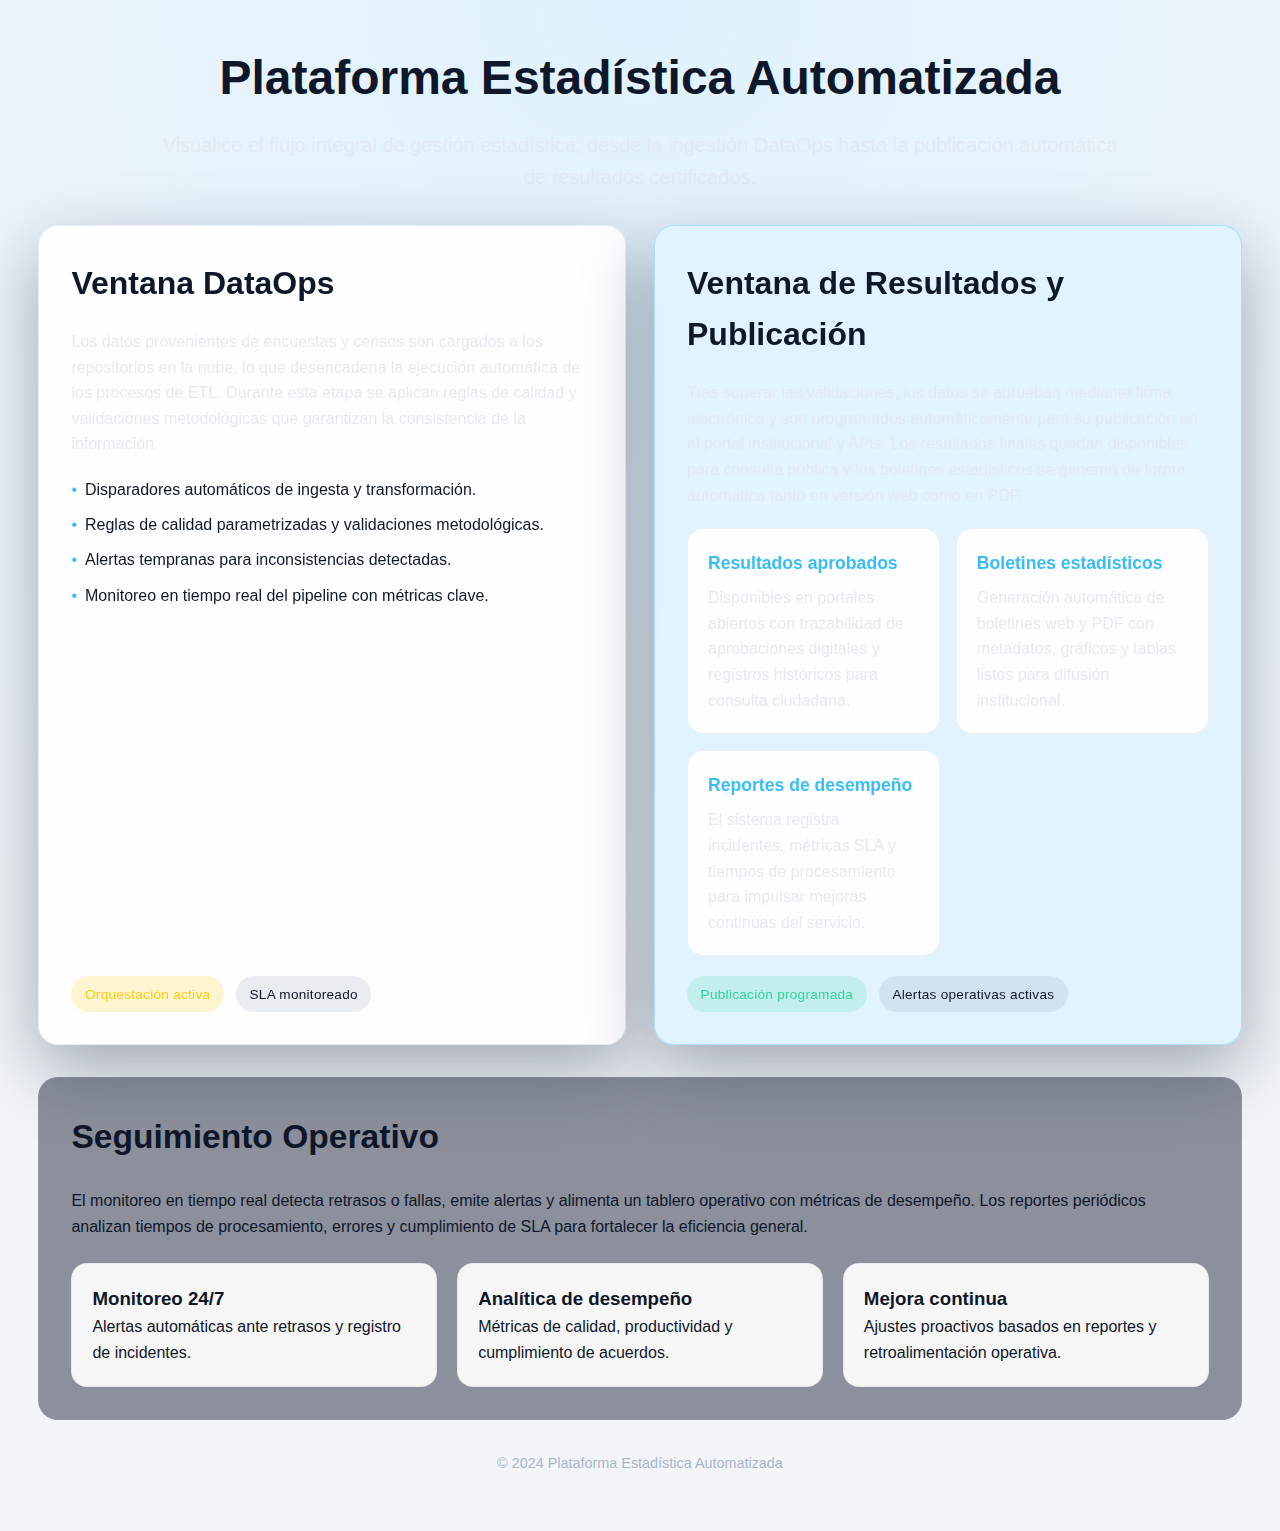
<file: index.html>
<!DOCTYPE html>
<html lang="es">
<head>
    <meta charset="UTF-8" />
    <meta name="viewport" content="width=device-width, initial-scale=1.0" />
    <title>Plataforma Estadística Automatizada</title>
    <link rel="stylesheet" href="styles.css" />
</head>
<body>
    <header class="hero">
        <h1>Plataforma Estadística Automatizada</h1>
        <p>
            Visualice el flujo integral de gestión estadística, desde la ingestión DataOps
            hasta la publicación automática de resultados certificados.
        </p>
    </header>

    <main class="layout">
        <section class="panel" aria-labelledby="dataops-title">
            <h2 id="dataops-title">Ventana DataOps</h2>
            <p>
                Los datos provenientes de encuestas y censos son cargados a los repositorios en la nube,
                lo que desencadena la ejecución automática de los procesos de ETL. Durante esta etapa se
                aplican reglas de calidad y validaciones metodológicas que garantizan la consistencia de
                la información.
            </p>
            <ul>
                <li>Disparadores automáticos de ingesta y transformación.</li>
                <li>Reglas de calidad parametrizadas y validaciones metodológicas.</li>
                <li>Alertas tempranas para inconsistencias detectadas.</li>
                <li>Monitoreo en tiempo real del pipeline con métricas clave.</li>
            </ul>
            <footer class="panel__footer">
                <span class="status status--running">Orquestación activa</span>
                <span class="status">SLA monitoreado</span>
            </footer>
        </section>

        <section class="panel panel--highlight" aria-labelledby="publicacion-title">
            <h2 id="publicacion-title">Ventana de Resultados y Publicación</h2>
            <p>
                Tras superar las validaciones, los datos se aprueban mediante firma electrónica y son
                programados automáticamente para su publicación en el portal institucional y APIs.
                Los resultados finales quedan disponibles para consulta pública y los boletines
                estadísticos se generan de forma automática tanto en versión web como en PDF.
            </p>
            <div class="cards">
                <article class="card">
                    <h3>Resultados aprobados</h3>
                    <p>
                        Disponibles en portales abiertos con trazabilidad de aprobaciones digitales
                        y registros históricos para consulta ciudadana.
                    </p>
                </article>
                <article class="card">
                    <h3>Boletines estadísticos</h3>
                    <p>
                        Generación automática de boletines web y PDF con metadatos, gráficos y tablas
                        listos para difusión institucional.
                    </p>
                </article>
                <article class="card">
                    <h3>Reportes de desempeño</h3>
                    <p>
                        El sistema registra incidentes, métricas SLA y tiempos de procesamiento para
                        impulsar mejoras continuas del servicio.
                    </p>
                </article>
            </div>
            <footer class="panel__footer">
                <span class="status status--success">Publicación programada</span>
                <span class="status">Alertas operativas activas</span>
            </footer>
        </section>
    </main>

    <section class="reports" aria-label="Seguimiento y mejora continua">
        <h2>Seguimiento Operativo</h2>
        <p>
            El monitoreo en tiempo real detecta retrasos o fallas, emite alertas y alimenta un tablero
            operativo con métricas de desempeño. Los reportes periódicos analizan tiempos de
            procesamiento, errores y cumplimiento de SLA para fortalecer la eficiencia general.
        </p>
        <div class="timeline">
            <div class="timeline__step">
                <h3>Monitoreo 24/7</h3>
                <p>Alertas automáticas ante retrasos y registro de incidentes.</p>
            </div>
            <div class="timeline__step">
                <h3>Analítica de desempeño</h3>
                <p>Métricas de calidad, productividad y cumplimiento de acuerdos.</p>
            </div>
            <div class="timeline__step">
                <h3>Mejora continua</h3>
                <p>Ajustes proactivos basados en reportes y retroalimentación operativa.</p>
            </div>
        </div>
    </section>

    <footer class="footer">
        <p>© 2024 Plataforma Estadística Automatizada</p>
    </footer>
</body>
</html>
</file>
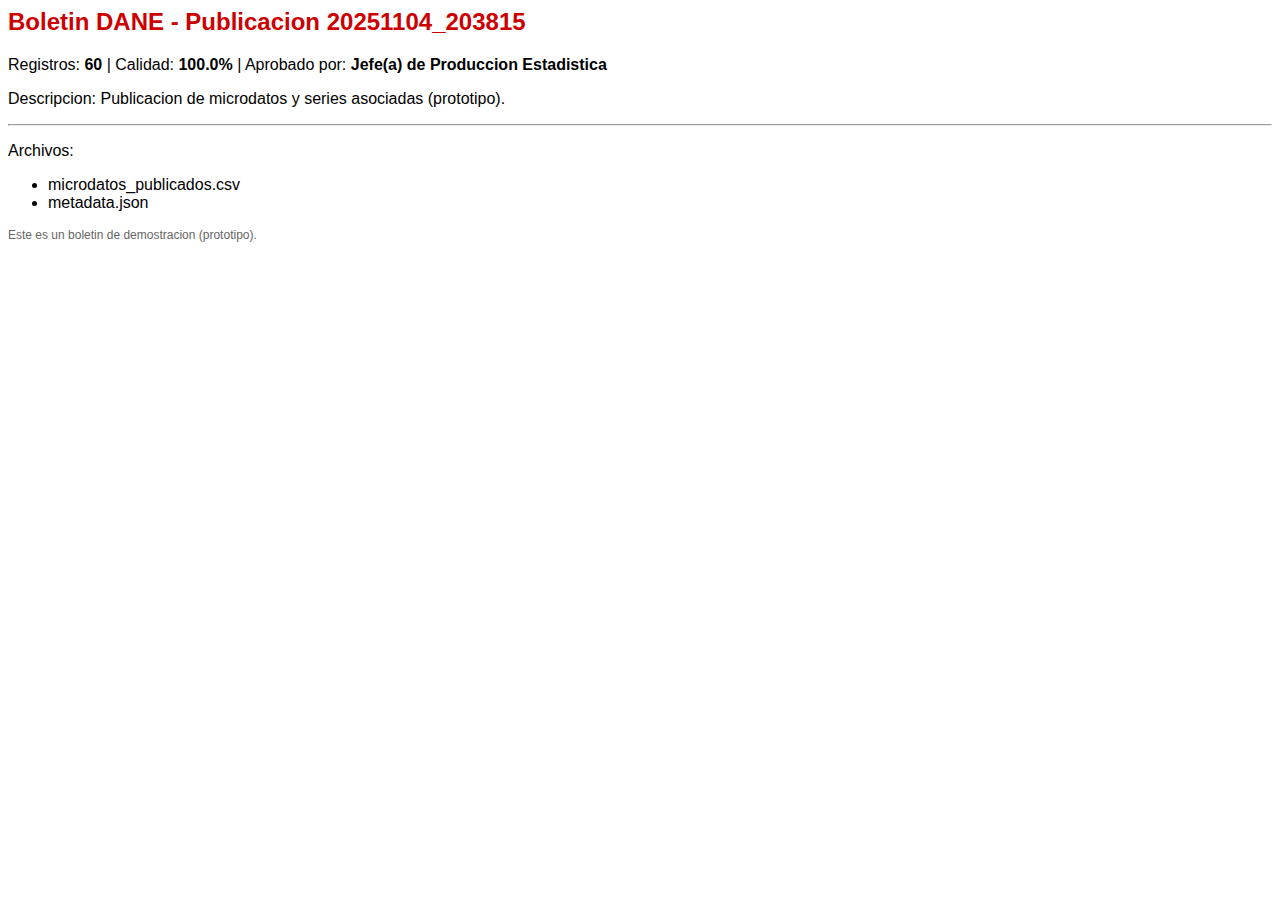
<file: publicaciones/release_20251104_203815/boletin.html>
<html>
    <head><meta charset="utf-8"><title>Boletin DANE - 20251104_203815</title></head>
    <body style="font-family: Arial, sans-serif;">
      <h2 style="color:#cc0000;">Boletin DANE - Publicacion 20251104_203815</h2>
      <p>Registros: <b>60</b> | Calidad: <b>100.0%</b> | Aprobado por: <b>Jefe(a) de Produccion Estadistica</b></p>
      <p>Descripcion: Publicacion de microdatos y series asociadas (prototipo).</p>
      <hr/>
      <p>Archivos:</p>
      <ul>
        <li>microdatos_publicados.csv</li>
        <li>metadata.json</li>
      </ul>
      <p style="font-size:12px;color:#666;">Este es un boletin de demostracion (prototipo).</p>
    </body>
    </html>
</file>
<file: styles.css>
:root {
    color-scheme: light dark;
    font-family: 'Segoe UI', Roboto, sans-serif;
    line-height: 1.6;
    --background: #0f172a;
    --surface: rgba(15, 23, 42, 0.65);
    --surface-highlight: rgba(59, 130, 246, 0.2);
    --text: #e2e8f0;
    --accent: #38bdf8;
    --success: #34d399;
    --warning: #facc15;
}

* {
    box-sizing: border-box;
    margin: 0;
    padding: 0;
}

body {
    min-height: 100vh;
    background: radial-gradient(circle at top, #1e3a8a, #020617 60%);
    color: var(--text);
    display: flex;
    flex-direction: column;
    gap: 2rem;
    padding: 2.5rem clamp(1.5rem, 3vw, 4rem);
}

.hero {
    text-align: center;
    max-width: 980px;
    margin: 0 auto;
}

.hero h1 {
    font-size: clamp(2.2rem, 5vw, 3rem);
    margin-bottom: 0.75rem;
    font-weight: 700;
}

.hero p {
    font-size: clamp(1rem, 2.2vw, 1.25rem);
    color: rgba(226, 232, 240, 0.85);
}

.layout {
    display: grid;
    grid-template-columns: repeat(auto-fit, minmax(320px, 1fr));
    gap: 1.75rem;
    align-items: stretch;
}

.panel {
    background: var(--surface);
    border-radius: 1.25rem;
    padding: 2rem;
    display: flex;
    flex-direction: column;
    gap: 1.25rem;
    backdrop-filter: blur(12px);
    border: 1px solid rgba(148, 163, 184, 0.2);
    box-shadow: 0 25px 70px rgba(15, 23, 42, 0.35);
}

.panel--highlight {
    background: var(--surface-highlight);
    border: 1px solid rgba(56, 189, 248, 0.35);
}

.panel h2 {
    font-size: clamp(1.6rem, 2.6vw, 2rem);
}

.panel p {
    color: rgba(226, 232, 240, 0.9);
}

.panel ul {
    list-style: none;
    display: grid;
    gap: 0.6rem;
}

.panel ul li::before {
    content: '•';
    color: var(--accent);
    margin-right: 0.5rem;
}

.cards {
    display: grid;
    gap: 1rem;
    grid-template-columns: repeat(auto-fit, minmax(220px, 1fr));
}

.card {
    background: rgba(15, 23, 42, 0.55);
    border-radius: 1rem;
    padding: 1.25rem;
    border: 1px solid rgba(148, 163, 184, 0.15);
    display: flex;
    flex-direction: column;
    gap: 0.5rem;
}

.card h3 {
    font-size: 1.1rem;
    color: var(--accent);
}

.panel__footer {
    margin-top: auto;
    display: flex;
    flex-wrap: wrap;
    gap: 0.75rem;
}

.status {
    padding: 0.45rem 0.85rem;
    border-radius: 999px;
    background: rgba(148, 163, 184, 0.2);
    font-size: 0.85rem;
    letter-spacing: 0.02em;
}

.status--running {
    background: rgba(250, 204, 21, 0.2);
    color: var(--warning);
}

.status--success {
    background: rgba(52, 211, 153, 0.18);
    color: var(--success);
}

.reports {
    background: rgba(15, 23, 42, 0.45);
    border-radius: 1.25rem;
    padding: 2rem;
    border: 1px solid rgba(148, 163, 184, 0.2);
    display: grid;
    gap: 1.5rem;
}

.reports h2 {
    font-size: clamp(1.6rem, 3vw, 2.1rem);
}

.timeline {
    display: grid;
    gap: 1.25rem;
    grid-template-columns: repeat(auto-fit, minmax(220px, 1fr));
}

.timeline__step {
    background: rgba(30, 41, 59, 0.6);
    border-radius: 1rem;
    padding: 1.25rem;
    border: 1px solid rgba(148, 163, 184, 0.15);
}

.footer {
    text-align: center;
    color: rgba(148, 163, 184, 0.8);
    font-size: 0.9rem;
    padding-bottom: 1rem;
}

@media (prefers-color-scheme: light) {
    :root {
        --background: #f8fafc;
        --surface: rgba(255, 255, 255, 0.88);
        --surface-highlight: rgba(224, 242, 254, 0.96);
        --text: #0f172a;
    }

    body {
        background: radial-gradient(circle at top, #e0f2fe, #f1f5f9 65%);
        color: var(--text);
    }

    .card {
        background: rgba(255, 255, 255, 0.92);
    }

    .timeline__step {
        background: rgba(255, 255, 255, 0.92);
    }
}
</file>
